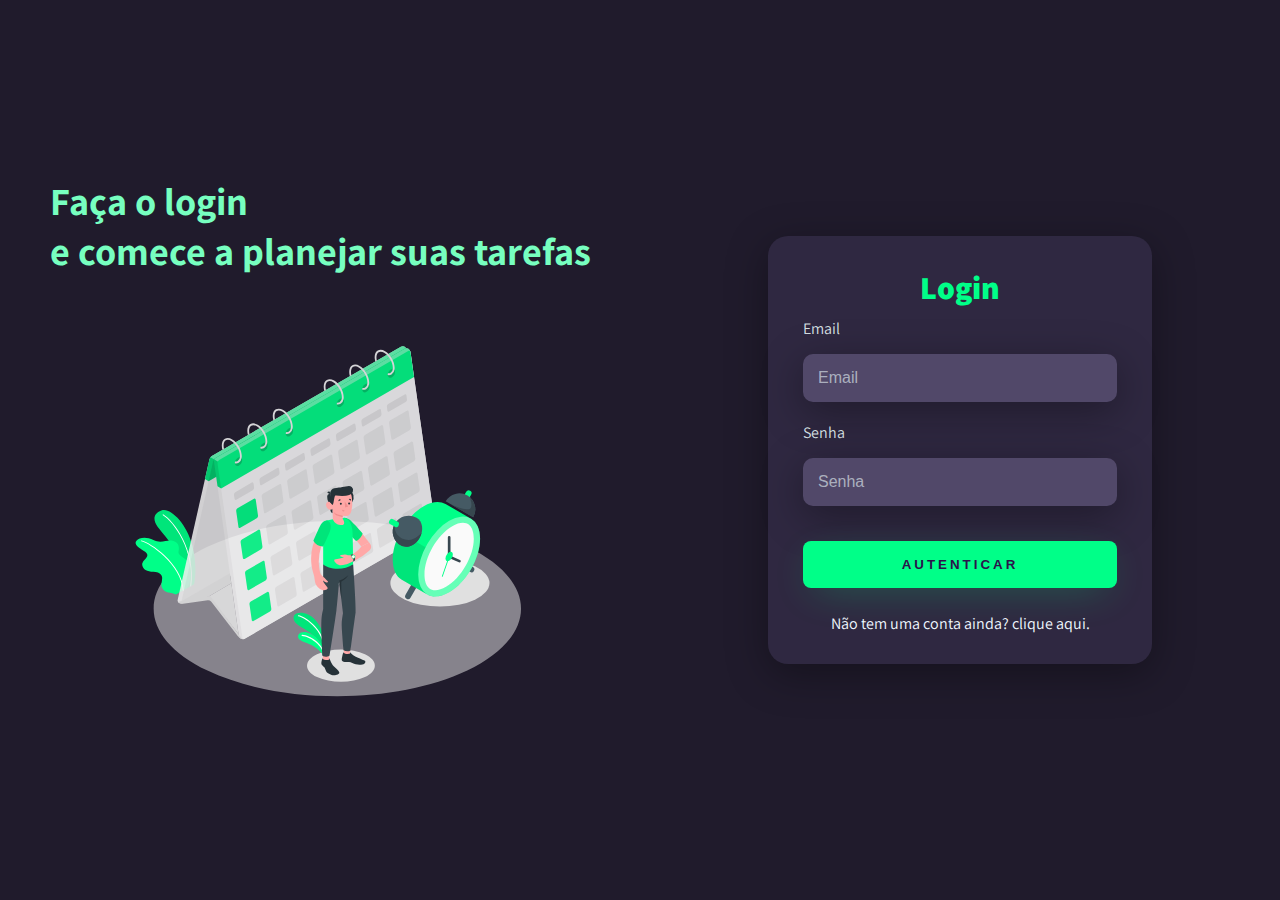
<file: index.html>
<!DOCTYPE html>
<html lang="en">

<head>
    <meta charset="UTF-8">
    <meta name="viewport" content="width=device-width, initial-scale=1.0">
    <title>Document</title>
    <link rel="stylesheet" href="style.css">
    <link href="https://cdn.jsdelivr.net/npm/bootstrap@5.3.2/dist/css/bootstrap.min.css" rel="stylesheet"
        integrity="sha384-T3c6CoIi6uLrA9TneNEoa7RxnatzjcDSCmG1MXxSR1GAsXEV/Dwwykc2MPK8M2HN" crossorigin="anonymous">
    <title>Login</title>
    <link rel="stylesheet" href="css/style.css">
</head>

<body>

    <form class="login" id="form_login">
        <div class="main-login">
            <div class="left-login">
                <h1>Faça o login<br> e comece a planejar suas tarefas</h1>
                <img src="templates/calendar.svg" alt="agenda" class="left-login-image">
            </div>


            <div class="right-login" id="loginMain">
                <div class="card-login">

                    <h1>Login</h1>
                    <div class="textfield">

                        <label for="usuario">Email</label>
                        <input type="text" id="emailLogin" placeholder="Email" required>
                    </div>
                    <div class="textfield">
                        <label for="usuario">Senha</label>
                        <input type="password" id="senhaLogin" placeholder="Senha" required>
                    </div>
                    <button type="submit" class="btn-login">Autenticar</button>
                    <a type="submit" onclick="cadastrarUsuario(event);" style="color: aliceblue;">Não tem uma conta
                        ainda? clique
                        aqui.</a>

                </div>
            </div>
    </form>

    <form class="registro" id="form_cadastro">
        <div class="right-login" id="registroMain" style="display: none;">
            <div class="card-login">

                <h1>Cadastro</h1>

                <div class="textfield">

                    <label for="usuario">Email</label>
                    <input type="text" id="emailUsuario" placeholder="Email">
                </div>
                <div class="textfield">
                    <label for="usuario">Nome</label>
                    <input type="text" id="nomeUsuario" placeholder="Nome">
                </div>
                <div class="textfield">
                    <label for="usuario">Senha</label>
                    <input type="password" id="senhaUsuario" placeholder="Senha">
                </div>

                <button type="submit" class="btn-login">REGISTRAR</button>
                <a href="index.html" style="color: aliceblue;">Já possui uma conta? clique aqui.</a>
            </div>
        </div>
    </form>
    <script src="js/autenticacao.js"></script>
</body>

</html>
</file>
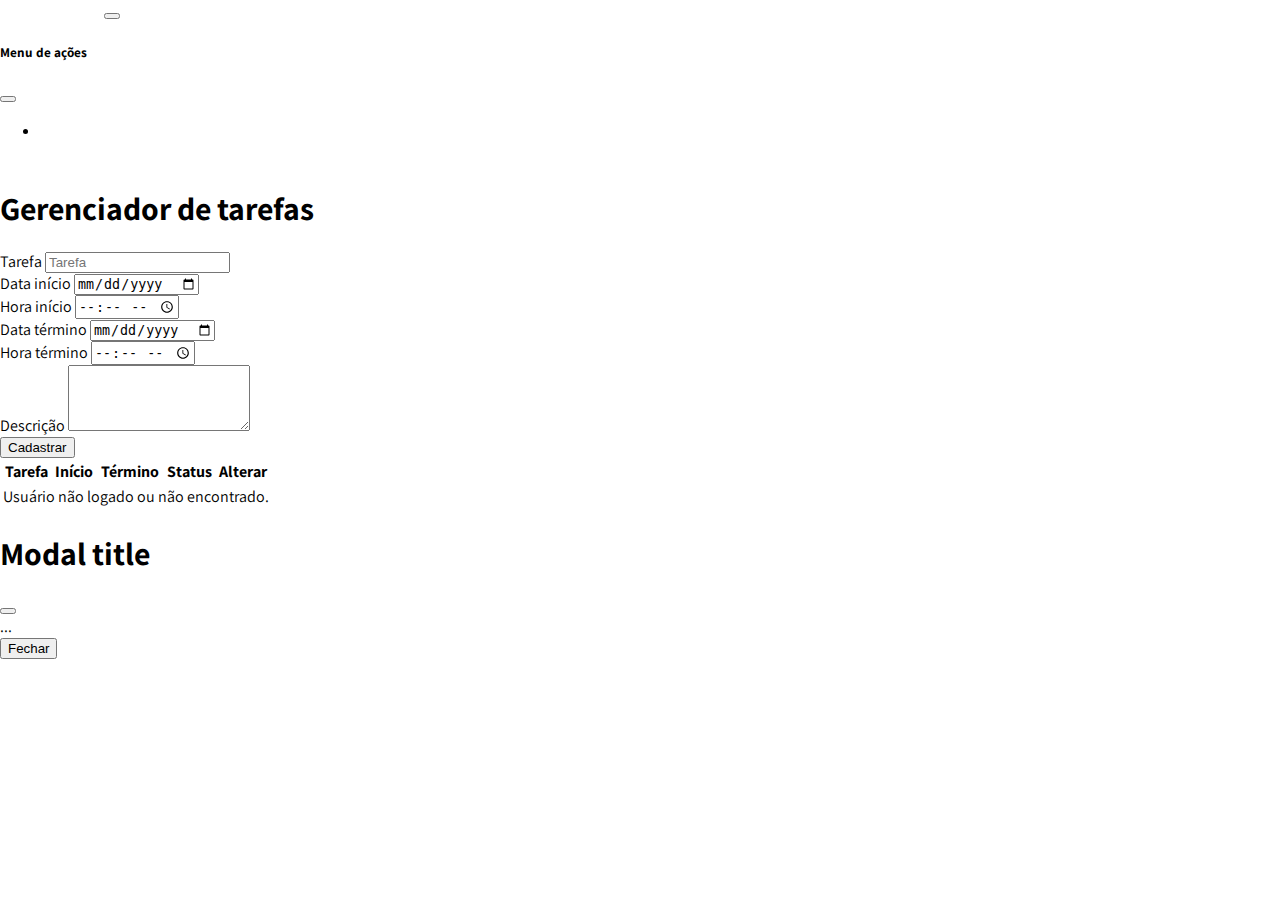
<file: gerenciador_tarefas.html>
<!DOCTYPE html>
<html lang="en">

<head>
    <meta charset="UTF-8">
    <meta name="viewport" content="width=device-width, initial-scale=1.0">
    <title>Document</title>
    <link rel="stylesheet" href="css/style.css">
    <link href="https://cdn.jsdelivr.net/npm/bootstrap@5.3.2/dist/css/bootstrap.min.css" rel="stylesheet"
        integrity="sha384-T3c6CoIi6uLrA9TneNEoa7RxnatzjcDSCmG1MXxSR1GAsXEV/Dwwykc2MPK8M2HN" crossorigin="anonymous">
    <script src="https://cdn.jsdelivr.net/npm/bootstrap@5.3.2/dist/js/bootstrap.bundle.min.js"
        integrity="sha384-C6RzsynM9kWDrMNeT87bh95OGNyZPhcTNXj1NW7RuBCsyN/o0jlpcV8Qyq46cDfL"
        crossorigin="anonymous"></script>
</head>

<body>
    <nav class="navbar navbar-dark bg-dark fixed-top">
        <div class="container-fluid">
            <a class="navbar-brand" id="usuarioSessaoNome">{usuarioNome}</a>
            <button class="navbar-toggler" type="button" data-bs-toggle="offcanvas"
                data-bs-target="#offcanvasDarkNavbar" aria-controls="offcanvasDarkNavbar"
                aria-label="Toggle navigation">
                <span class="navbar-toggler-icon"></span>
            </button>
            <div class="offcanvas offcanvas-end text-bg-dark" tabindex="-1" id="offcanvasDarkNavbar"
                aria-labelledby="offcanvasDarkNavbarLabel">
                <div class="offcanvas-header">
                    <h5 class="offcanvas-title" id="offcanvasDarkNavbarLabel">Menu de ações</h5>
                    <button type="button" class="btn-close btn-close-white" data-bs-dismiss="offcanvas"
                        aria-label="Close"></button>
                </div>
                <div class="offcanvas-body">
                    <ul class="navbar-nav justify-content-end flex-grow-1 pe-3">
                        <li class="nav-item">
                            <a class="nav-link active" href="index.html" aria-current="page" href="#">Sair</a>
                        </li>
                    </ul>
                </div>
            </div>
        </div>
    </nav>

    <div class="container-fluid mt-5" style="width: 45%;">
        <div class="row justify-content-center">
            <div class="col-md-8">
                <h1 class="text-center mb-2" style="margin-top: 8%;">Gerenciador de tarefas</h1>
                <form id="criacaoTarefa" onsubmit="adicionarTarefa(event);">
                    <div class="row">
                        <div class="col-md-12">
                            <div class="mb-3">
                                <label for="nomeTarefa" class="form-label">Tarefa</label>
                                <input type="text" class="form-control" id="nomeTarefa" placeholder="Tarefa" required>
                            </div>
                        </div>
                    </div>
                    <div class="row">
                        <div class="col-md-6">
                            <div class="mb-3">
                                <label for="dataInicio" class="form-label">Data início</label>
                                <input type="date" class="form-control" id="dataInicio" placeholder="data_inicio"
                                    required>
                            </div>
                        </div>
                        <div class="col-md-6">
                            <div class="mb-3">
                                <label for="horaInicio" class="form-label">Hora início</label>
                                <input type="time" class="form-control" id="horaInicio" placeholder="hora_inicio"
                                    required>
                            </div>
                        </div>
                    </div>
                    <div class="row">
                        <div class="col-md-6">
                            <div class="mb-3">
                                <label for="dataTermino" class="form-label">Data término</label>
                                <input type="date" class="form-control" id="dataTermino" placeholder="Data_termino"
                                    required>
                            </div>
                        </div>
                        <div class="col-md-6">
                            <div class="mb-3">
                                <label for="horaTermino" class="form-label">Hora término</label>
                                <input type="time" class="form-control" id="horaTermino" placeholder="Hora_término"
                                    required>
                            </div>
                        </div>
                    </div>
                    <div class="row">
                        <div class="col-md-12">
                            <div class="mb-3">
                                <label for="descricaoTarefa" class="form-label">Descrição</label>
                                <textarea class="form-control" id="descricaoTarefa" rows="4"></textarea>
                            </div>
                        </div>
                    </div>
                    <button type="submit" class="btn btn-success">Cadastrar</button>
                </form>
                <form id="edicaoTarefa" style="display: none;">
                    <div class="row">
                        <div class="col-md-12">
                            <div class="mb-3">
                                <label for="nomeTarefa" class="form-label">Tarefa</label>
                                <input type="text" class="form-control" id="nomeTarefaEdit" placeholder="Tarefa"
                                    required>
                            </div>
                        </div>
                    </div>
                    <div class="row">
                        <div class="col-md-6">
                            <div class="mb-3">
                                <label for="dataInicio" class="form-label">Data início</label>
                                <input type="date" class="form-control" id="dataInicioEdit" placeholder="data_inicio"
                                    required>
                            </div>
                        </div>
                        <div class="col-md-6">
                            <div class="mb-3">
                                <label for="horaInicio" class="form-label">Hora início</label>
                                <input type="time" class="form-control" id="horaInicioEdit" placeholder="hora_inicio"
                                    required>
                            </div>
                        </div>
                    </div>
                    <div class="row">
                        <div class="col-md-6">
                            <div class="mb-3">
                                <label for="dataTermino" class="form-label">Data término</label>
                                <input type="date" class="form-control" id="dataTerminoEdit" placeholder="Data_termino"
                                    required>
                            </div>
                        </div>
                        <div class="col-md-6">
                            <div class="mb-3">
                                <label for="horaTermino" class="form-label">Hora término</label>
                                <input type="time" class="form-control" id="horaTerminoEdit" placeholder="Hora_término"
                                    required>
                            </div>
                        </div>
                    </div>
                    <div class="row">
                        <div class="col-md-12">
                            <div class="mb-3">
                                <label for="descricaoTarefa" class="form-label">Descrição</label>
                                <textarea class="form-control" id="descricaoTarefaEdit" rows="4"></textarea>
                            </div>
                        </div>
                    </div>
                    <div style="display: flex; justify-content: space-between; margin-top: 10px;">
                        <a type="submit" onclick="alterarTarefa(event);" class="btn btn-primary">Alterar tarefa<a>
                                <a type="button" onclick="excluirTarefa(event);" class="btn btn-danger">Excluir
                                    tarefa</a>
                                <a type="button" onclick="alterarStatus(event);" class="btn btn-success">Marcar como
                                    realizada</a>
                                <a type="button" href="gerenciador_tarefas.html" class="btn btn-secondary">Cancelar</a>
                    </div>
                </form>
            </div>
        </div>
    </div>

    <div class="container-fluid mt-5" style="width: 70%;">
        <div class="row justify-content-center">
            <div class="col-md-8">
                <table id="tabelaTarefas" class="table table-striped">
                    <thead>
                        <tr>
                            <th scope="col">Tarefa</th>
                            <th scope="col">Início</th>
                            <th scope="col">Término</th>
                            <th scope="col">Status</th>
                            <th scope="col">Alterar</th>
                        </tr>
                    </thead>
                    <tbody>
                    </tbody>
                </table>
            </div>
        </div>
    </div>
    <script src="js/gerenciador_tarefas.js"></script>
</body>

<!-- Modal -->
<div class="modal fade" id="exampleModal" tabindex="-1" aria-labelledby="exampleModalLabel" aria-hidden="true">
    <div class="modal-dialog">
        <div class="modal-content">
            <div class="modal-header">
                <h1 class="modal-title fs-5" id="exampleModalLabel">Modal title</h1>
                <button type="button" class="btn-close" data-bs-dismiss="modal" aria-label="Close"></button>
            </div>
            <div class="modal-body">
                ...
            </div>
            <div class="modal-footer">
                <button type="button" class="btn btn-secondary" data-bs-dismiss="modal">Fechar</button>
            </div>
        </div>
    </div>
</div>
</html>
</file>
<file: style.css>
#tabelaTarefas {
    margin: 0 auto; /* Isso centralizará a tabela horizontalmente */
    /* Adicione outros estilos conforme necessário */
}
</file>
<file: css/style.css>
@import url('https://fonts.googleapis.com/css2?family=Assistant:wght@700&display=swap');

 body {
     margin: 0;
     font-family: 'Assistant', sans-serif;
 }

 body * {
     box-sizing: border-box;
 }

 .main-login {
     width: 100vw;
     height: 100vh;
     background: #201b2c;
     display: flex;
     justify-content: center;
     align-items: center;
 }

 .left-login {
     width: 50vw;
     height: 100vh;
     display: flex;
     justify-content: center;
     align-items: center;
     flex-direction: column;
 }

 .left-login>h1 {
     font-size: 3vw;
     color: #77ffc0;
 }

 .left-login-image {
     width: 35vw;
 }

 .right-login {
     width: 50vw;
     height: 100vh;
     display: flex;
     justify-content: center;
     align-items: center;
 }

 .card-login {
     width: 60%;
     display: flex;
     justify-content: center;
     align-items: center;
     flex-direction: column;
     padding: 30px 35px;
     background: #2f2841;
     border-radius: 20px;
     box-shadow: 0px 10px 40px #00000056;
 }

 .card-login>h1 {
     color: #00ff88;
     font-weight: 800;
     margin: 0;
 }

 .textfield {
     width: 100%;
     display: flex;
     flex-direction: column;
     align-items: flex-start;
     justify-content: center;
     margin: 10px 0px;
 }

 .textfield>input {
     width: 100%;
     border: none;
     border-radius: 10px;
     padding: 15px;
     background: #514869;
     color: #f0ffffde;
     font-size: 12pt;
     box-shadow: 0px 10px 40px #00000056;
     outline: none;
     box-sizing: border-box;


 }

 .textfield>label {
     color: #f0ffffde;
     margin-bottom: 15px;
 }

 .textfield>input::placeholder {
     color: #f0ffff94;
 }

 .btn-login {
     width: 100%;
     padding: 16px 0px;
     margin: 25px;
     border: none;
     border-radius: 8px;
     outline: none;
     text-transform: uppercase;
     font-weight: 800;
     letter-spacing: 3px;
     color: #2b134b;
     background: #00ff88;
     cursor: pointer;
     box-shadow: 0px 10px 40px -12px #00ff8052;
 }

 @media only screen and (max-width: 950px) {
     .card-login {
         width: 85%;
     }
 }

 @media only screen and (max-width: 600px) {
     .main-login {
         flex-direction: column;
     }

     .left-login>h1 {
         display: none;
     }

     .left-login {
         width: 100%;
         height: auto;
     }

     .right-login {
         width: 100%;
         height: auto;
     }

     .right-login#registroMain {
         width: 100%;
         height: auto;
     }

     .left-login-image {
         width: 50vw;
     }

     .card-login {
         width: 90%;
     }
 }

 a {
     color: white;
 }
</file>
